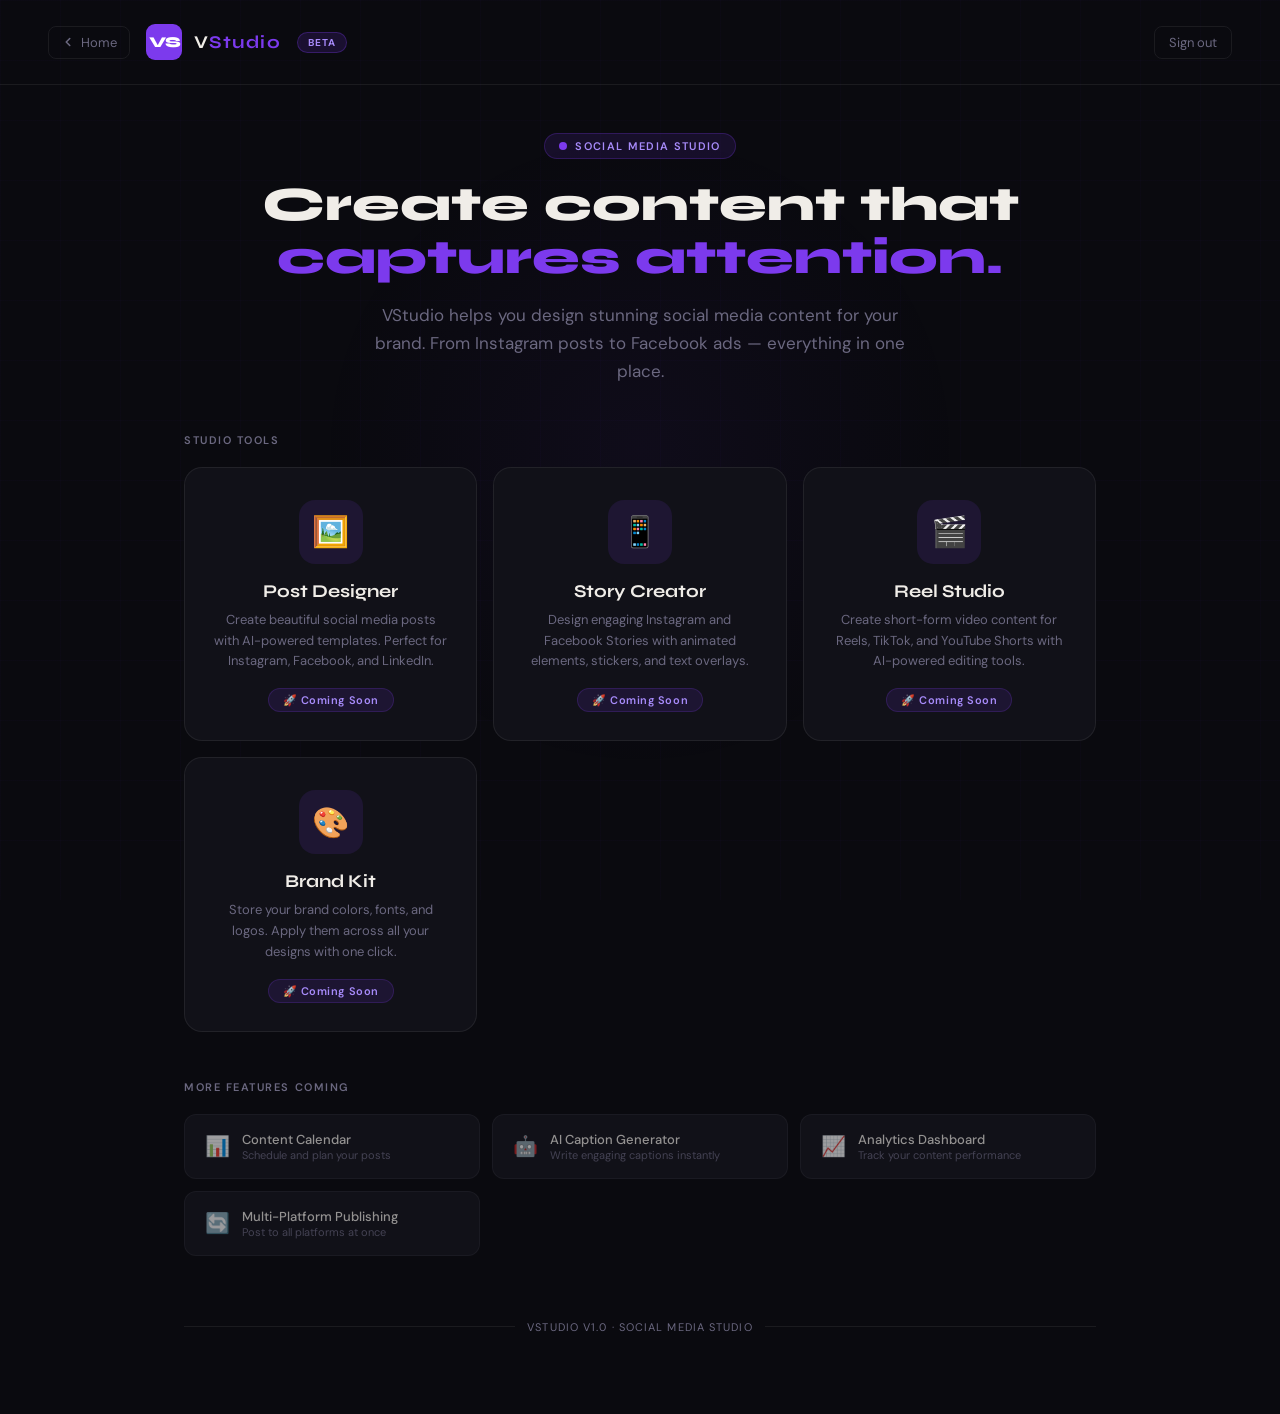
<file: templates/vstudio.html>
<!DOCTYPE html>
<html lang="en">
<head>
  <meta charset="UTF-8">
  <meta name="viewport" content="width=device-width, initial-scale=1.0">
  <title>VStudio — VIKRAM</title>
  <link rel="preconnect" href="https://fonts.googleapis.com">
  <link href="https://fonts.googleapis.com/css2?family=Syne:wght@400;600;700;800&family=DM+Sans:ital,wght@0,300;0,400;0,500;1,400&display=swap" rel="stylesheet">
  <style>
    *, *::before, *::after { box-sizing: border-box; margin: 0; padding: 0; }

    :root {
      --bg:           #0a0a0f;
      --surface:      #111118;
      --surface2:     #16161f;
      --surface3:     #1c1c28;
      --border:       rgba(255,255,255,0.07);
      --border-hover: rgba(255,255,255,0.15);
      --accent:       #e8c547;
      --accent-dim:   rgba(232,197,71,0.12);
      --accent-dim2:  rgba(232,197,71,0.06);
      --text:         #f0ede8;
      --muted:        #6b6880;
      --muted2:       #3d3b4a;
      --vstudio:      #7c3aed;
      --vstudio-dim:  rgba(124,58,237,0.12);
      --vstudio-glow: rgba(124,58,237,0.2);
      --vstudio-bg:   rgba(124,58,237,0.04);
    }

    body {
      font-family: 'DM Sans', sans-serif;
      background: var(--bg);
      color: var(--text);
      min-height: 100vh;
    }

    body::before {
      content: '';
      position: fixed; inset: 0;
      background-image:
        linear-gradient(rgba(124,58,237,0.025) 1px, transparent 1px),
        linear-gradient(90deg, rgba(124,58,237,0.025) 1px, transparent 1px);
      background-size: 60px 60px;
      pointer-events: none; z-index: 0;
    }

    /* Purple glow blob */
    body::after {
      content: '';
      position: fixed;
      width: 700px; height: 700px;
      background: radial-gradient(circle, rgba(124,58,237,0.05) 0%, transparent 65%);
      top: 50%; left: 50%;
      transform: translate(-50%, -50%);
      pointer-events: none; z-index: 0;
    }

    /* ── Header ── */
    header {
      position: relative; z-index: 1;
      display: flex; align-items: center; gap: 16px;
      padding: 24px 48px;
      border-bottom: 1px solid var(--border);
    }

    .header-left {
      display: flex; align-items: center; gap: 16px;
    }

    .header-right {
      margin-left: auto;
      display: flex; align-items: center; gap: 12px;
    }

    .back-btn {
      display: flex; align-items: center; gap: 6px;
      font-size: 13px; color: var(--muted); text-decoration: none;
      padding: 7px 12px; border: 1px solid var(--border); border-radius: 8px;
      transition: color 0.2s, border-color 0.2s;
    }
    .back-btn:hover {
      color: var(--text); border-color: var(--border-hover);
    }
    .back-btn svg {
      transition: transform 0.2s;
    }
    .back-btn:hover svg {
      transform: translateX(-2px);
    }

    .logo-row { display: flex; align-items: center; gap: 12px; }

    .logo-mark {
      width: 36px; height: 36px;
      background: var(--vstudio); border-radius: 9px;
      display: flex; align-items: center; justify-content: center;
      font-family: 'Syne', sans-serif; font-weight: 800; font-size: 15px;
      color: #fff; letter-spacing: -1px;
    }

    .logo-text {
      font-family: 'Syne', sans-serif; font-weight: 700;
      font-size: 18px; letter-spacing: 0.08em;
    }
    .logo-text span { color: var(--vstudio); }

    .logout-btn {
      font-size: 13px; color: var(--muted); text-decoration: none;
      padding: 7px 14px; border: 1px solid var(--border); border-radius: 8px;
      transition: color 0.2s, border-color 0.2s;
    }
    .logout-btn:hover { color: var(--text); border-color: var(--border-hover); }

    /* ── Beta badge ── */
    .beta-badge {
      font-size: 10px; font-weight: 700;
      letter-spacing: 0.1em; text-transform: uppercase;
      padding: 3px 10px; border-radius: 99px;
      background: rgba(124,58,237,0.15);
      border: 1px solid rgba(124,58,237,0.3);
      color: #a78bfa;
    }

    /* ── Main ── */
    .shell {
      position: relative; z-index: 1;
      max-width: 960px; margin: 0 auto;
      padding: 48px 24px 80px;
    }

    .hero {
      margin-bottom: 48px;
      text-align: center;
    }

    .hero-eyebrow {
      display: inline-flex; align-items: center; gap: 8px;
      background: var(--vstudio-dim);
      border: 1px solid rgba(124,58,237,0.25);
      border-radius: 99px;
      padding: 5px 14px;
      font-size: 11px; font-weight: 600;
      letter-spacing: 0.12em; text-transform: uppercase;
      color: #a78bfa;
      margin-bottom: 20px;
    }

    .hero h1 {
      font-family: 'Syne', sans-serif;
      font-size: clamp(36px, 5vw, 48px);
      font-weight: 800; line-height: 1.1;
      margin-bottom: 16px;
    }

    .hero h1 em {
      font-style: normal; color: var(--vstudio);
    }

    .hero p {
      font-size: 17px; color: var(--muted);
      max-width: 560px; line-height: 1.65;
      margin: 0 auto;
    }

    /* ── Coming Soon Grid ── */
    .section-label {
      font-size: 11px; font-weight: 600;
      letter-spacing: 0.14em; text-transform: uppercase;
      color: var(--muted); margin-bottom: 20px;
    }

    .studio-grid {
      display: grid;
      grid-template-columns: repeat(auto-fill, minmax(280px, 1fr));
      gap: 16px;
    }

    .studio-card {
      background: var(--surface);
      border: 1.5px solid var(--border);
      border-radius: 18px;
      padding: 32px 28px 28px;
      text-align: center;
      transition: border-color 0.2s, transform 0.2s, box-shadow 0.2s;
      position: relative;
      overflow: hidden;
    }

    .studio-card::before {
      content: '';
      position: absolute; inset: 0;
      background: radial-gradient(circle at 30% 40%, rgba(124,58,237,0.06), transparent 60%);
      opacity: 0; transition: opacity 0.3s;
    }

    .studio-card:hover {
      border-color: var(--vstudio);
      transform: translateY(-3px);
      box-shadow: 0 16px 40px rgba(124,58,237,0.1);
    }
    .studio-card:hover::before { opacity: 1; }

    .studio-icon {
      width: 64px; height: 64px;
      border-radius: 16px;
      background: var(--vstudio-dim);
      display: flex; align-items: center; justify-content: center;
      font-size: 30px;
      margin: 0 auto 16px;
    }

    .studio-title {
      font-family: 'Syne', sans-serif;
      font-size: 18px; font-weight: 700;
      margin-bottom: 8px;
    }

    .studio-desc {
      font-size: 13px; color: var(--muted);
      line-height: 1.6;
    }

    .studio-status {
      margin-top: 16px;
      display: inline-block;
      font-size: 11px; font-weight: 600;
      letter-spacing: 0.05em;
      padding: 4px 14px;
      border-radius: 99px;
      background: var(--vstudio-dim);
      border: 1px solid rgba(124,58,237,0.2);
      color: #a78bfa;
    }

    /* ── Coming Soon Feature Cards ── */
    .coming-grid {
      display: grid;
      grid-template-columns: repeat(auto-fill, minmax(220px, 1fr));
      gap: 12px;
      margin-top: 8px;
    }

    .coming-item {
      background: var(--surface2);
      border: 1px solid var(--border);
      border-radius: 12px;
      padding: 16px 20px;
      display: flex;
      align-items: center;
      gap: 12px;
      opacity: 0.6;
    }

    .coming-item .icon {
      font-size: 20px;
      flex-shrink: 0;
    }

    .coming-item .info {
      font-size: 13px;
    }
    .coming-item .info .name { color: var(--text); font-weight: 500; }
    .coming-item .info .sub { color: var(--muted); font-size: 11px; }

    /* ── Version tag ── */
    .version-row {
      margin-top: 64px;
      display: flex; align-items: center; gap: 12px;
    }
    .version-line { flex: 1; height: 1px; background: var(--border); }
    .version-tag {
      font-size: 11px; color: var(--muted);
      letter-spacing: 0.1em; text-transform: uppercase;
      white-space: nowrap;
    }

    @media (max-width: 600px) {
      header { padding: 16px 16px; flex-wrap: wrap; }
      .header-left { flex-wrap: wrap; }
      .shell { padding: 32px 16px 60px; }
      .studio-grid { grid-template-columns: 1fr; }
      .coming-grid { grid-template-columns: 1fr; }
      .hero h1 { font-size: 28px; }
    }
  </style>
</head>
<body>
  <!-- ── HEADER ──────────────────────────────────────────────────────────────── -->
  <header>
    <div class="header-left">
      <a href="/home" class="back-btn">
        <svg width="14" height="14" viewBox="0 0 16 16" fill="none">
          <path d="M10 4L6 8l4 4" stroke="currentColor" stroke-width="1.8"
                stroke-linecap="round" stroke-linejoin="round"/>
        </svg>
        Home
      </a>
      <div class="logo-row">
        <div class="logo-mark">VS</div>
        <div class="logo-text">V<span>Studio</span></div>
      </div>
      <span class="beta-badge">Beta</span>
    </div>
    <div class="header-right">
      <a href="/logout" class="logout-btn">Sign out</a>
    </div>
  </header>

  <!-- ── MAIN ────────────────────────────────────────────────────────────────── -->
  <div class="shell">

    <div class="hero">
      <div class="hero-eyebrow">
        <svg width="8" height="8" viewBox="0 0 8 8">
          <circle cx="4" cy="4" r="4" fill="#7c3aed"/>
        </svg>
        Social Media Studio
      </div>
      <h1>Create content that<br><em>captures attention.</em></h1>
      <p>
        VStudio helps you design stunning social media content for your brand.
        From Instagram posts to Facebook ads — everything in one place.
      </p>
    </div>

    <!-- ── Studio Tools ──────────────────────────────────────────────────────── -->
    <div class="section-label">Studio Tools</div>

    <div class="studio-grid">

      <!-- Post Designer -->
      <div class="studio-card">
        <div class="studio-icon">🖼️</div>
        <div class="studio-title">Post Designer</div>
        <div class="studio-desc">
          Create beautiful social media posts with AI-powered templates. Perfect for Instagram, Facebook, and LinkedIn.
        </div>
        <span class="studio-status">🚀 Coming Soon</span>
      </div>

      <!-- Story Creator -->
      <div class="studio-card">
        <div class="studio-icon">📱</div>
        <div class="studio-title">Story Creator</div>
        <div class="studio-desc">
          Design engaging Instagram and Facebook Stories with animated elements, stickers, and text overlays.
        </div>
        <span class="studio-status">🚀 Coming Soon</span>
      </div>

      <!-- Reel Studio -->
      <div class="studio-card">
        <div class="studio-icon">🎬</div>
        <div class="studio-title">Reel Studio</div>
        <div class="studio-desc">
          Create short-form video content for Reels, TikTok, and YouTube Shorts with AI-powered editing tools.
        </div>
        <span class="studio-status">🚀 Coming Soon</span>
      </div>

      <!-- Brand Kit -->
      <div class="studio-card">
        <div class="studio-icon">🎨</div>
        <div class="studio-title">Brand Kit</div>
        <div class="studio-desc">
          Store your brand colors, fonts, and logos. Apply them across all your designs with one click.
        </div>
        <span class="studio-status">🚀 Coming Soon</span>
      </div>

    </div>

    <!-- ── Coming Features ───────────────────────────────────────────────────── -->
    <div style="margin-top: 48px;">
      <div class="section-label">More features coming</div>
      <div class="coming-grid">
        <div class="coming-item">
          <span class="icon">📊</span>
          <div class="info">
            <div class="name">Content Calendar</div>
            <div class="sub">Schedule and plan your posts</div>
          </div>
        </div>
        <div class="coming-item">
          <span class="icon">🤖</span>
          <div class="info">
            <div class="name">AI Caption Generator</div>
            <div class="sub">Write engaging captions instantly</div>
          </div>
        </div>
        <div class="coming-item">
          <span class="icon">📈</span>
          <div class="info">
            <div class="name">Analytics Dashboard</div>
            <div class="sub">Track your content performance</div>
          </div>
        </div>
        <div class="coming-item">
          <span class="icon">🔄</span>
          <div class="info">
            <div class="name">Multi-Platform Publishing</div>
            <div class="sub">Post to all platforms at once</div>
          </div>
        </div>
      </div>
    </div>

    <!-- ── Version ───────────────────────────────────────────────────────────── -->
    <div class="version-row">
      <div class="version-line"></div>
      <div class="version-tag">VStudio v1.0 · Social Media Studio</div>
      <div class="version-line"></div>
    </div>

  </div>
</body>
</html>
</file>
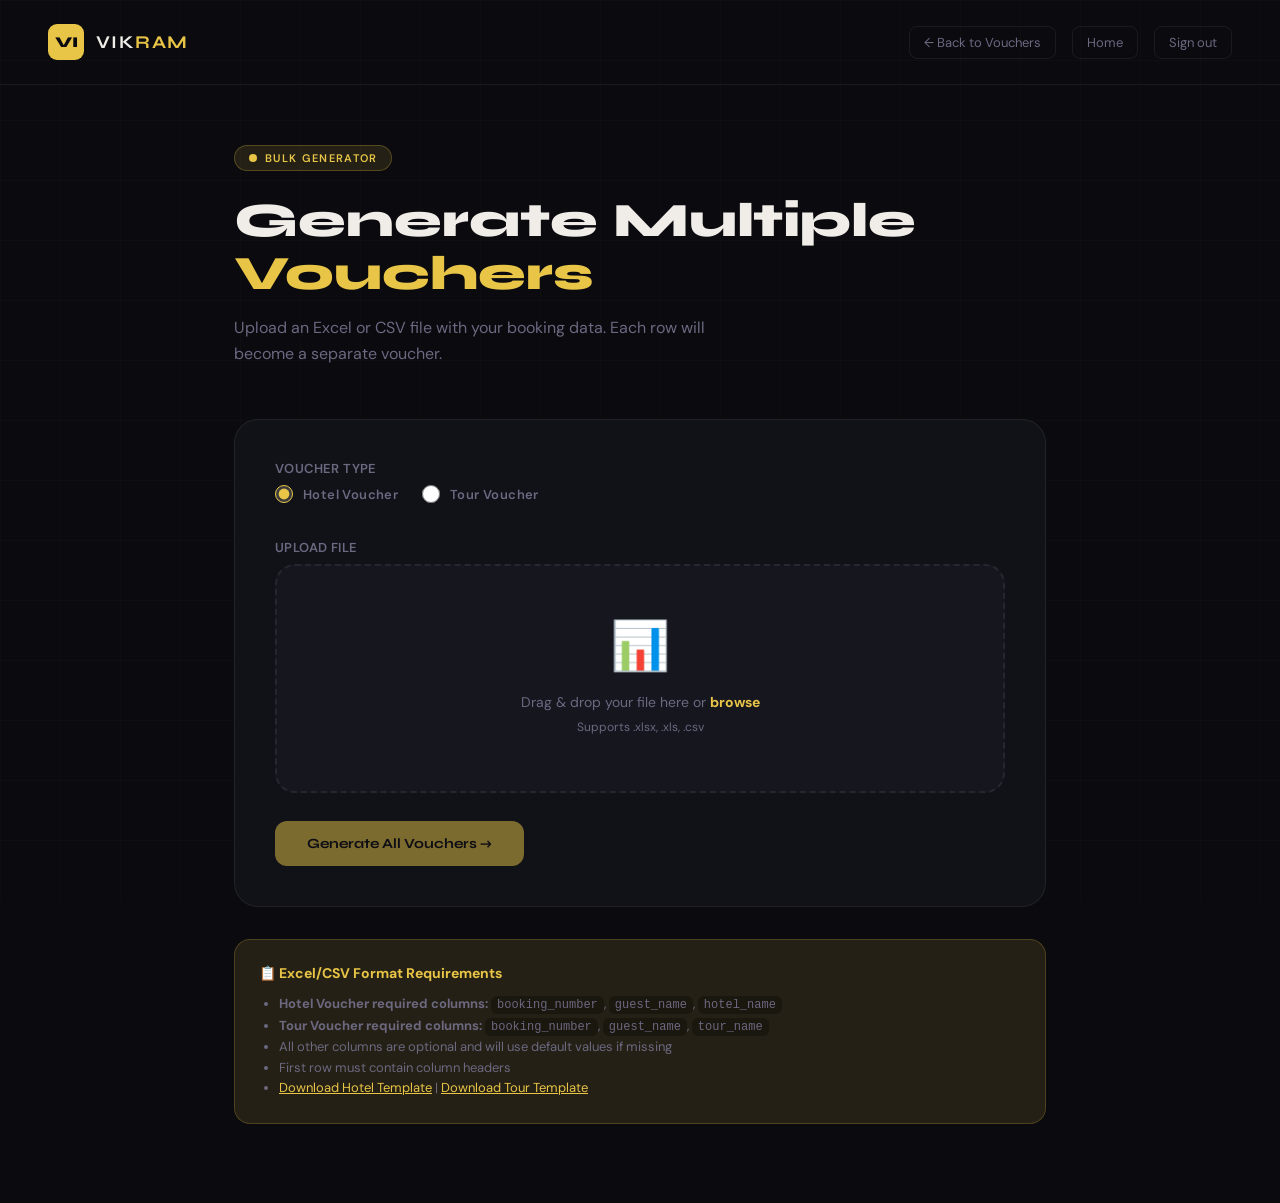
<file: templates/voucher/bulk_upload.html>
<!DOCTYPE html>
<html lang="en">
<head>
  <meta charset="UTF-8">
  <meta name="viewport" content="width=device-width, initial-scale=1.0">
  <title>Bulk Voucher Generator — VIKRAM</title>
  <link href="https://fonts.googleapis.com/css2?family=Syne:wght@400;600;700;800&family=DM+Sans:wght@300;400;500&display=swap" rel="stylesheet">
  <style>
    *, *::before, *::after { box-sizing: border-box; margin: 0; padding: 0; }
    :root {
      --bg: #0a0a0f; --surface: #111118; --surface2: #16161f;
      --border: rgba(255,255,255,0.07); --border-hover: rgba(255,255,255,0.15);
      --accent: #e8c547; --accent-dim: rgba(232,197,71,0.12);
      --text: #f0ede8; --muted: #6b6880;
      --error: #ef4444; --success: #10b981;
    }
    body { font-family: 'DM Sans', sans-serif; background: var(--bg); color: var(--text); min-height: 100vh; }
    body::before {
      content: ''; position: fixed; inset: 0;
      background-image: linear-gradient(rgba(232,197,71,0.025) 1px, transparent 1px), linear-gradient(90deg, rgba(232,197,71,0.025) 1px, transparent 1px);
      background-size: 60px 60px; pointer-events: none; z-index: 0;
    }
    header {
      position: relative; z-index: 1;
      display: flex; align-items: center; justify-content: space-between;
      padding: 24px 48px; border-bottom: 1px solid var(--border);
    }
    .logo-row { display: flex; align-items: center; gap: 12px; }
    .logo-mark {
      width: 36px; height: 36px; background: var(--accent); border-radius: 9px;
      display: flex; align-items: center; justify-content: center;
      font-family: 'Syne', sans-serif; font-weight: 800; font-size: 15px; color: #0a0a0f;
    }
    .logo-text { font-family: 'Syne', sans-serif; font-weight: 700; font-size: 18px; letter-spacing: 0.08em; }
    .logo-text span { color: var(--accent); }
    .nav-links { display: flex; gap: 16px; align-items: center; }
    .nav-link { font-size: 13px; color: var(--muted); text-decoration: none; padding: 7px 14px; border: 1px solid var(--border); border-radius: 8px; transition: all 0.2s; }
    .nav-link:hover { color: var(--text); border-color: var(--border-hover); }
    .shell { position: relative; z-index: 1; max-width: 860px; margin: 0 auto; padding: 60px 24px 80px; }
    .page-eyebrow {
      display: inline-flex; align-items: center; gap: 8px;
      background: var(--accent-dim); border: 1px solid rgba(232,197,71,0.25);
      border-radius: 99px; padding: 5px 14px;
      font-size: 11px; font-weight: 600; letter-spacing: 0.12em; text-transform: uppercase;
      color: var(--accent); margin-bottom: 24px;
    }
    h1 { font-family: 'Syne', sans-serif; font-size: clamp(32px,5vw,48px); font-weight: 800; line-height: 1.1; margin-bottom: 14px; }
    h1 em { font-style: normal; color: var(--accent); }
    .subtitle { font-size: 16px; color: var(--muted); max-width: 520px; line-height: 1.65; margin-bottom: 52px; }
    .back-link { display: inline-flex; align-items: center; gap: 6px; color: var(--muted); font-size: 13px; text-decoration: none; margin-bottom: 40px; }
    .back-link:hover { color: var(--text); }
    
    .upload-card {
      background: var(--surface); border: 1.5px solid var(--border); border-radius: 24px;
      padding: 40px; margin-bottom: 32px;
    }
    .form-group { margin-bottom: 28px; }
    label { display: block; font-size: 13px; font-weight: 600; margin-bottom: 8px; color: var(--muted); letter-spacing: 0.03em; }
    .radio-group { display: flex; gap: 24px; margin-top: 8px; }
    .radio-option { display: flex; align-items: center; gap: 10px; cursor: pointer; }
    .radio-option input { width: 18px; height: 18px; cursor: pointer; accent-color: var(--accent); }
    .file-zone {
      border: 2px dashed var(--border); border-radius: 20px; padding: 48px 24px;
      text-align: center; cursor: pointer; transition: all 0.2s; background: var(--surface2);
    }
    .file-zone:hover { border-color: var(--accent); background: var(--accent-dim); }
    .file-zone.drag-over { border-color: var(--accent); background: var(--accent-dim); }
    .file-icon { font-size: 48px; margin-bottom: 16px; }
    .file-text { color: var(--muted); font-size: 14px; margin-bottom: 8px; }
    .file-text strong { color: var(--accent); }
    .file-name { font-size: 13px; color: var(--text); margin-top: 12px; display: none; }
    input[type="file"] { display: none; }
    .btn {
      background: var(--accent); border: none; padding: 14px 32px; border-radius: 12px;
      font-family: 'Syne', sans-serif; font-weight: 700; font-size: 14px;
      color: #0a0a0f; cursor: pointer; transition: all 0.2s;
    }
    .btn:hover { transform: translateY(-2px); filter: brightness(1.05); }
    .btn:disabled { opacity: 0.5; cursor: not-allowed; transform: none; }
    .btn-loading {
      position: relative;
      padding-right: 48px;
    }
    .btn-loading::after {
      content: '';
      position: absolute;
      width: 16px;
      height: 16px;
      top: 50%;
      right: 20px;
      margin-top: -8px;
      border: 2px solid rgba(0,0,0,0.2);
      border-top-color: #0a0a0f;
      border-radius: 50%;
      animation: spin 0.8s linear infinite;
    }
    @keyframes spin {
      to { transform: rotate(360deg); }
    }
    .info-box {
      background: var(--accent-dim); border: 1px solid rgba(232,197,71,0.2);
      border-radius: 16px; padding: 24px; margin-top: 32px;
    }
    .info-box h3 { font-size: 14px; font-weight: 700; margin-bottom: 12px; color: var(--accent); }
    .info-box ul { margin-left: 20px; color: var(--muted); font-size: 13px; line-height: 1.6; }
    .info-box code { background: rgba(0,0,0,0.3); padding: 2px 6px; border-radius: 6px; font-size: 12px; }
    .error-message { color: var(--error); font-size: 13px; margin-top: 12px; display: none; }
  </style>
</head>
<body>
  <header>
    <div class="logo-row">
      <div class="logo-mark">VI</div>
      <div class="logo-text">VIK<span>RAM</span></div>
    </div>
    <div class="nav-links">
      <a href="/voucher" class="nav-link">← Back to Vouchers</a>
      <a href="/home" class="nav-link">Home</a>
      <a href="/logout" class="nav-link">Sign out</a>
    </div>
  </header>
  <div class="shell">
    <div class="page-eyebrow">
      <svg width="8" height="8" viewBox="0 0 8 8"><circle cx="4" cy="4" r="4" fill="currentColor"/></svg>
      Bulk Generator
    </div>
    <h1>Generate Multiple <em>Vouchers</em></h1>
    <p class="subtitle">Upload an Excel or CSV file with your booking data. Each row will become a separate voucher.</p>
    
    <div class="upload-card">
      <div class="form-group">
        <label>VOUCHER TYPE</label>
        <div class="radio-group">
          <label class="radio-option">
            <input type="radio" name="voucherType" value="hotel" checked> Hotel Voucher
          </label>
          <label class="radio-option">
            <input type="radio" name="voucherType" value="tour"> Tour Voucher
          </label>
        </div>
      </div>
      
      <div class="form-group">
        <label>UPLOAD FILE</label>
        <div class="file-zone" id="dropZone">
          <div class="file-icon">📊</div>
          <div class="file-text">Drag & drop your file here or <strong>browse</strong></div>
          <div class="file-text" style="font-size: 12px;">Supports .xlsx, .xls, .csv</div>
          <div class="file-name" id="fileName"></div>
          <input type="file" id="fileInput" accept=".xlsx,.xls,.csv">
        </div>
        <div class="error-message" id="errorMsg"></div>
      </div>
      
      <button class="btn" id="generateBtn" disabled>Generate All Vouchers →</button>
    </div>
    
    <div class="info-box">
      <h3>📋 Excel/CSV Format Requirements</h3>
      <ul>
        <li><strong>Hotel Voucher required columns:</strong> <code>booking_number</code>, <code>guest_name</code>, <code>hotel_name</code></li>
        <li><strong>Tour Voucher required columns:</strong> <code>booking_number</code>, <code>guest_name</code>, <code>tour_name</code></li>
        <li>All other columns are optional and will use default values if missing</li>
        <li>First row must contain column headers</li>
        <li><a href="/voucher/bulk/template?type=hotel" style="color: var(--accent);">Download Hotel Template</a> | 
            <a href="/voucher/bulk/template?type=tour" style="color: var(--accent);">Download Tour Template</a></li>
      </ul>
    </div>
  </div>
  <script>
    const dropZone = document.getElementById('dropZone');
    const fileInput = document.getElementById('fileInput');
    const fileName = document.getElementById('fileName');
    const generateBtn = document.getElementById('generateBtn');
    const errorMsg = document.getElementById('errorMsg');
    let selectedFile = null;
    
    dropZone.addEventListener('click', () => fileInput.click());
    
    dropZone.addEventListener('dragover', (e) => {
      e.preventDefault();
      dropZone.classList.add('drag-over');
    });
    
    dropZone.addEventListener('dragleave', () => {
      dropZone.classList.remove('drag-over');
    });
    
    dropZone.addEventListener('drop', (e) => {
      e.preventDefault();
      dropZone.classList.remove('drag-over');
      const files = e.dataTransfer.files;
      if (files.length) handleFile(files[0]);
    });
    
    fileInput.addEventListener('change', (e) => {
      if (e.target.files.length) handleFile(e.target.files[0]);
    });
    
    function handleFile(file) {
      const validExtensions = ['.xlsx', '.xls', '.csv'];
      const ext = file.name.substring(file.name.lastIndexOf('.')).toLowerCase();
      
      if (!validExtensions.includes(ext)) {
        errorMsg.textContent = 'Invalid file type. Please upload .xlsx, .xls, or .csv files only.';
        errorMsg.style.display = 'block';
        selectedFile = null;
        generateBtn.disabled = true;
        fileName.style.display = 'none';
        return;
      }
      
      errorMsg.style.display = 'none';
      selectedFile = file;
      fileName.textContent = `📄 ${file.name}`;
      fileName.style.display = 'block';
      generateBtn.disabled = false;
    }
    
    generateBtn.addEventListener('click', function() {
      if (!selectedFile) return;
      
      const voucherType = document.querySelector('input[name="voucherType"]:checked').value;
      const formData = new FormData();
      formData.append('file', selectedFile);
      formData.append('voucher_type', voucherType);
      
      // Show loading state
      generateBtn.disabled = true;
      generateBtn.textContent = 'Uploading...';
      generateBtn.classList.add('btn-loading');
      errorMsg.style.display = 'none';
      
      // Use XMLHttpRequest instead of fetch for better debugging
      const xhr = new XMLHttpRequest();
      xhr.open('POST', '/voucher/bulk/upload', true);
      
      xhr.onload = function() {
        console.log('Status:', xhr.status);
        console.log('Response:', xhr.responseText);
        
        if (xhr.status === 200) {
          try {
            const result = JSON.parse(xhr.responseText);
            console.log('Parsed result:', result);
            
            if (result.ok && result.job_id) {
              window.location.href = '/voucher/bulk/progress/' + result.job_id;
            } else {
              throw new Error(result.detail || 'Upload failed');
            }
          } catch (e) {
            errorMsg.textContent = 'Invalid response from server';
            errorMsg.style.display = 'block';
            generateBtn.disabled = false;
            generateBtn.textContent = 'Generate All Vouchers →';
            generateBtn.classList.remove('btn-loading');
          }
        } else {
          errorMsg.textContent = 'Server error: ' + xhr.status;
          errorMsg.style.display = 'block';
          generateBtn.disabled = false;
          generateBtn.textContent = 'Generate All Vouchers →';
          generateBtn.classList.remove('btn-loading');
        }
      };
      
      xhr.onerror = function() {
        errorMsg.textContent = 'Network error - please check your connection';
        errorMsg.style.display = 'block';
        generateBtn.disabled = false;
        generateBtn.textContent = 'Generate All Vouchers →';
        generateBtn.classList.remove('btn-loading');
      };
      
      xhr.send(formData);
    });
  </script>
</body>
</html>
</file>
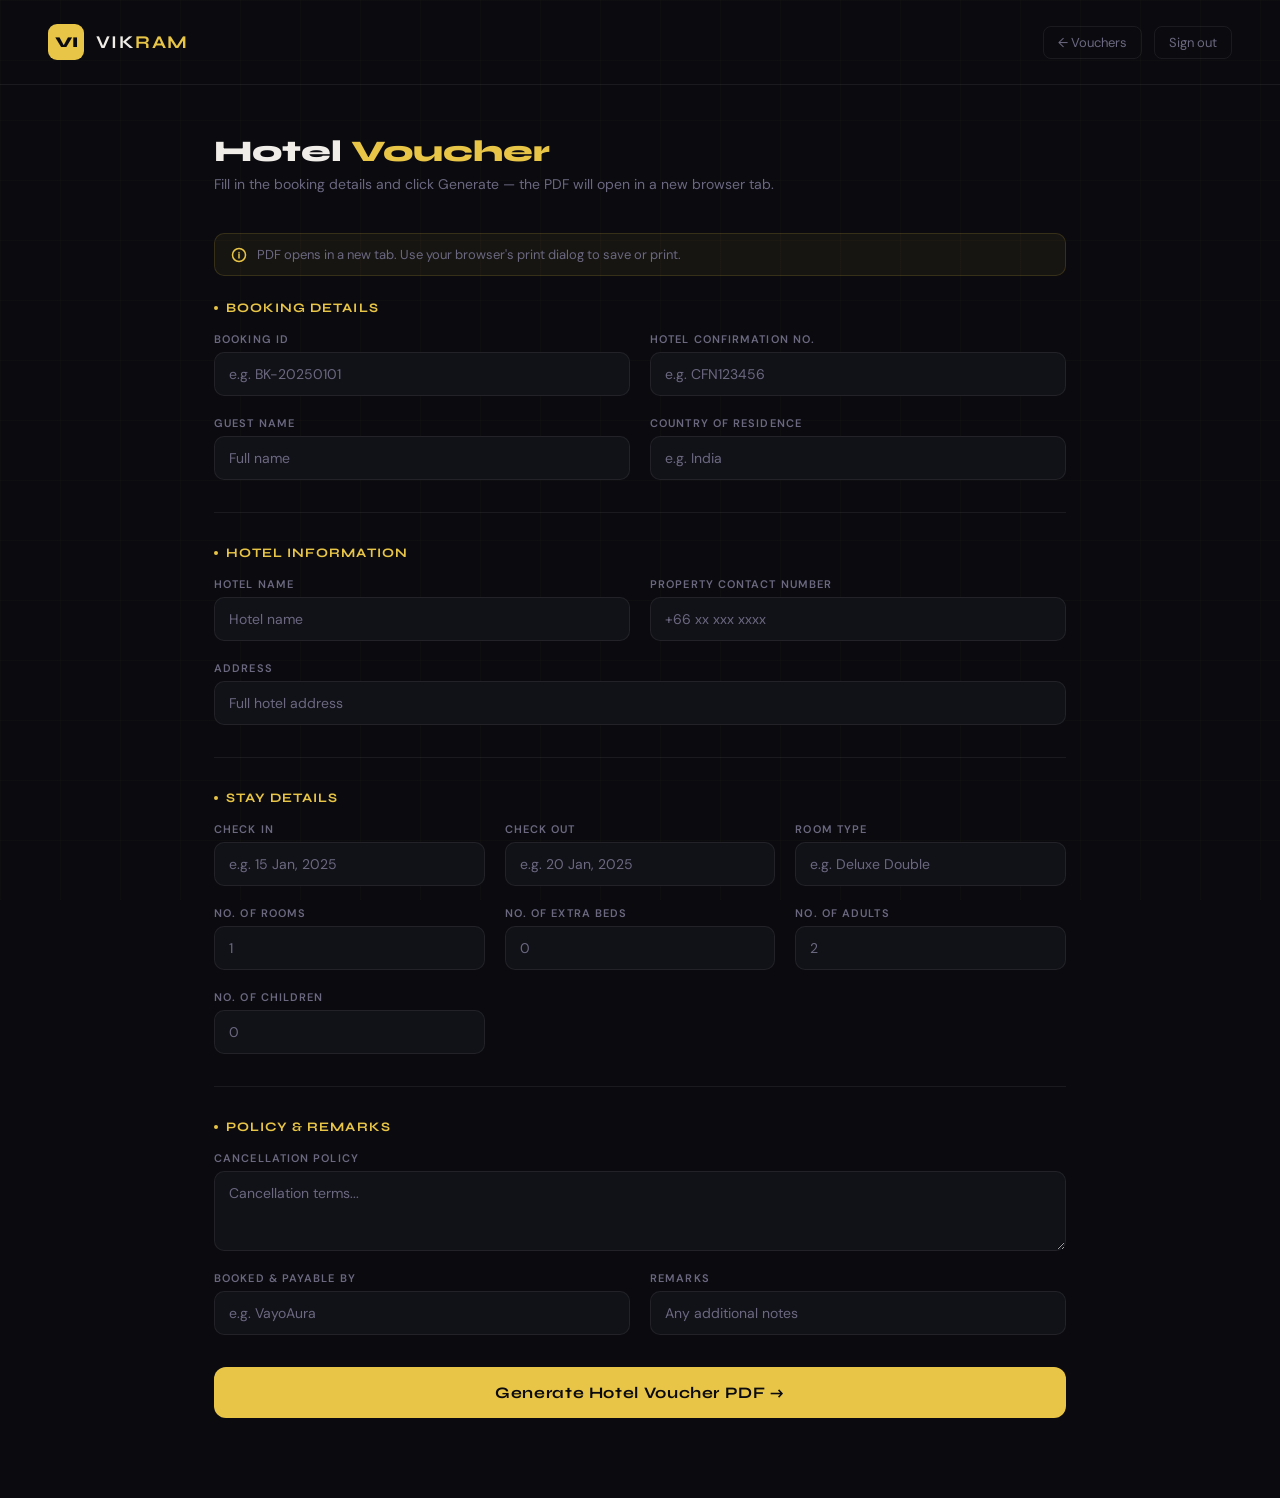
<file: templates/voucher/hotel_form.html>
<!DOCTYPE html>
<html lang="en">
<head>
  <meta charset="UTF-8">
  <meta name="viewport" content="width=device-width, initial-scale=1.0">
  <title>VIKRAM — Hotel Voucher</title>
  <link rel="preconnect" href="https://fonts.googleapis.com">
  <link href="https://fonts.googleapis.com/css2?family=Syne:wght@400;600;700;800&family=DM+Sans:wght@300;400;500&display=swap" rel="stylesheet">
  <style>
    *, *::before, *::after { box-sizing: border-box; margin: 0; padding: 0; }
    :root {
      --bg: #0a0a0f; --surface: #111118; --surface2: #16161f;
      --border: rgba(255,255,255,0.07); --border-hover: rgba(255,255,255,0.15);
      --accent: #e8c547; --accent-dim: rgba(232,197,71,0.12); --accent-dim2: rgba(232,197,71,0.06);
      --text: #f0ede8; --muted: #6b6880; --muted2: #3d3b4a;
      --success-bg: rgba(52,211,153,0.08); --success-border: rgba(52,211,153,0.25); --success-text: #34d399;
      --error-bg: rgba(255,80,80,0.08); --error-border: rgba(255,80,80,0.25); --error-text: #ff8080;
    }
    body { font-family: 'DM Sans', sans-serif; background: var(--bg); color: var(--text); min-height: 100vh; }
    body::before {
      content: ''; position: fixed; inset: 0;
      background-image: linear-gradient(rgba(232,197,71,0.025) 1px, transparent 1px), linear-gradient(90deg, rgba(232,197,71,0.025) 1px, transparent 1px);
      background-size: 60px 60px; pointer-events: none; z-index: 0;
    }
    header {
      position: relative; z-index: 1;
      display: flex; align-items: center; justify-content: space-between;
      padding: 24px 48px; border-bottom: 1px solid var(--border);
    }
    .logo-row { display: flex; align-items: center; gap: 12px; }
    .logo-mark { width: 36px; height: 36px; background: var(--accent); border-radius: 9px; display: flex; align-items: center; justify-content: center; font-family: 'Syne', sans-serif; font-weight: 800; font-size: 15px; color: #0a0a0f; }
    .logo-text { font-family: 'Syne', sans-serif; font-weight: 700; font-size: 18px; letter-spacing: 0.08em; }
    .logo-text span { color: var(--accent); }
    .nav-links { display: flex; gap: 12px; }
    .nav-link { font-size: 13px; color: var(--muted); text-decoration: none; padding: 7px 14px; border: 1px solid var(--border); border-radius: 8px; transition: all 0.2s; }
    .nav-link:hover { color: var(--text); border-color: var(--border-hover); }

    .shell { position: relative; z-index: 1; max-width: 900px; margin: 0 auto; padding: 48px 24px 80px; }
    .page-header { margin-bottom: 40px; }
    .page-header h1 { font-family: 'Syne', sans-serif; font-size: 30px; font-weight: 800; margin-bottom: 6px; }
    .page-header h1 em { font-style: normal; color: var(--accent); }
    .page-header p { font-size: 14px; color: var(--muted); }

    .form-grid { display: grid; grid-template-columns: 1fr 1fr; gap: 20px; }
    .form-grid.three { grid-template-columns: 1fr 1fr 1fr; }
    .form-group { display: flex; flex-direction: column; gap: 6px; }
    .form-group.full { grid-column: 1 / -1; }
    .form-label { font-size: 11px; font-weight: 600; letter-spacing: 0.1em; text-transform: uppercase; color: var(--muted); }
    .form-input, .form-textarea {
      background: var(--surface); border: 1px solid var(--border); border-radius: 10px;
      padding: 12px 14px; font-family: 'DM Sans', sans-serif; font-size: 14px; color: var(--text);
      outline: none; transition: border-color 0.2s, box-shadow 0.2s;
      width: 100%;
    }
    .form-input::placeholder, .form-textarea::placeholder { color: var(--muted); }
    .form-input:focus, .form-textarea:focus { border-color: var(--accent); box-shadow: 0 0 0 3px var(--accent-dim); }
    .form-textarea { resize: vertical; min-height: 80px; }

    .section-divider { border: none; border-top: 1px solid var(--border); margin: 32px 0; }
    .section-title { font-family: 'Syne', sans-serif; font-size: 13px; font-weight: 700; letter-spacing: 0.08em; text-transform: uppercase; color: var(--accent); margin-bottom: 16px; display: flex; align-items: center; gap: 8px; }
    .section-title::before { content: ''; width: 4px; height: 4px; background: var(--accent); border-radius: 50%; }

    .submit-btn {
      width: 100%; background: var(--accent); color: #0a0a0f; border: none; border-radius: 12px;
      padding: 16px; font-family: 'Syne', sans-serif; font-size: 16px; font-weight: 700;
      letter-spacing: 0.04em; cursor: pointer; transition: opacity 0.2s, transform 0.15s;
      display: flex; align-items: center; justify-content: center; gap: 10px; margin-top: 32px;
    }
    .submit-btn:hover { opacity: 0.88; }
    .submit-btn:active { transform: scale(0.98); }

    .spinner { display: none; width: 18px; height: 18px; border: 2px solid rgba(10,10,15,0.3); border-top-color: #0a0a0f; border-radius: 50%; animation: spin 0.7s linear infinite; }
    @keyframes spin { to { transform: rotate(360deg); } }

    .info-strip { display: flex; align-items: center; gap: 10px; background: var(--accent-dim2); border: 1px solid rgba(232,197,71,0.15); border-radius: 10px; padding: 12px 16px; font-size: 13px; color: var(--muted); margin-bottom: 24px; }
    .info-strip svg { flex-shrink: 0; color: var(--accent); }

    @media (max-width: 640px) { .form-grid, .form-grid.three { grid-template-columns: 1fr; } .form-group.full { grid-column: 1; } header { padding: 20px; } }
  </style>
</head>
<body>
  <header>
    <div class="logo-row">
      <div class="logo-mark">VI</div>
      <div class="logo-text">VIK<span>RAM</span></div>
    </div>
    <div class="nav-links">
      <a href="/voucher" class="nav-link">← Vouchers</a>
      <a href="/logout" class="nav-link">Sign out</a>
    </div>
  </header>

  <div class="shell">
    <div class="page-header">
      <h1>Hotel <em>Voucher</em></h1>
      <p>Fill in the booking details and click Generate — the PDF will open in a new browser tab.</p>
    </div>

    <div class="info-strip">
      <svg width="16" height="16" fill="none" viewBox="0 0 16 16"><circle cx="8" cy="8" r="6.5" stroke="currentColor" stroke-width="1.5"/><path d="M8 7v4M8 5.5h.01" stroke="currentColor" stroke-width="1.5" stroke-linecap="round"/></svg>
      PDF opens in a new tab. Use your browser's print dialog to save or print.
    </div>

    <form id="hotelForm" method="POST" action="/voucher/hotel/pdf" target="_blank">

      <!-- Guest & Booking -->
      <div class="section-title">Booking Details</div>
      <div class="form-grid">
        <div class="form-group">
          <label class="form-label">Booking ID</label>
          <input class="form-input" type="text" name="booking_number" placeholder="e.g. BK-20250101" required>
        </div>
        <div class="form-group">
          <label class="form-label">Hotel Confirmation No.</label>
          <input class="form-input" type="text" name="hotel_cfn" placeholder="e.g. CFN123456">
        </div>
        <div class="form-group">
          <label class="form-label">Guest Name</label>
          <input class="form-input" type="text" name="guest_name" placeholder="Full name" required>
        </div>
        <div class="form-group">
          <label class="form-label">Country of Residence</label>
          <input class="form-input" type="text" name="country" placeholder="e.g. India">
        </div>
      </div>

      <hr class="section-divider">

      <!-- Hotel Info -->
      <div class="section-title">Hotel Information</div>
      <div class="form-grid">
        <div class="form-group">
          <label class="form-label">Hotel Name</label>
          <input class="form-input" type="text" name="hotel_name" placeholder="Hotel name" required>
        </div>
        <div class="form-group">
          <label class="form-label">Property Contact Number</label>
          <input class="form-input" type="text" name="contact_number" placeholder="+66 xx xxx xxxx">
        </div>
        <div class="form-group full">
          <label class="form-label">Address</label>
          <input class="form-input" type="text" name="address" placeholder="Full hotel address">
        </div>
      </div>

      <hr class="section-divider">

      <!-- Stay Dates -->
      <div class="section-title">Stay Details</div>
      <div class="form-grid three">
        <div class="form-group">
          <label class="form-label">Check In</label>
          <input class="form-input" type="text" name="check_in" placeholder="e.g. 15 Jan, 2025">
        </div>
        <div class="form-group">
          <label class="form-label">Check Out</label>
          <input class="form-input" type="text" name="check_out" placeholder="e.g. 20 Jan, 2025">
        </div>
        <div class="form-group">
          <label class="form-label">Room Type</label>
          <input class="form-input" type="text" name="room_type" placeholder="e.g. Deluxe Double">
        </div>
        <div class="form-group">
          <label class="form-label">No. of Rooms</label>
          <input class="form-input" type="number" name="num_rooms" placeholder="1" min="0">
        </div>
        <div class="form-group">
          <label class="form-label">No. of Extra Beds</label>
          <input class="form-input" type="number" name="extra_beds" placeholder="0" min="0">
        </div>
        <div class="form-group">
          <label class="form-label">No. of Adults</label>
          <input class="form-input" type="number" name="num_adults" placeholder="2" min="0">
        </div>
        <div class="form-group">
          <label class="form-label">No. of Children</label>
          <input class="form-input" type="number" name="num_children" placeholder="0" min="0">
        </div>
      </div>

      <hr class="section-divider">

      <!-- Policy & Remarks -->
      <div class="section-title">Policy & Remarks</div>
      <div class="form-grid">
        <div class="form-group full">
          <label class="form-label">Cancellation Policy</label>
          <textarea class="form-textarea" name="cancellation_policy" placeholder="Cancellation terms..."></textarea>
        </div>
        <div class="form-group">
          <label class="form-label">Booked & Payable By</label>
          <input class="form-input" type="text" name="book_payable_by" placeholder="e.g. VayoAura">
        </div>
        <div class="form-group">
          <label class="form-label">Remarks</label>
          <input class="form-input" type="text" name="remarks" placeholder="Any additional notes">
        </div>
      </div>

      <button type="submit" class="submit-btn" id="submitBtn" onclick="showSpinner()">
        <div class="spinner" id="spinner"></div>
        <span id="btnText">Generate Hotel Voucher PDF →</span>
      </button>
    </form>
  </div>

  <script>
    function showSpinner() {
      document.getElementById('spinner').style.display = 'block';
      document.getElementById('btnText').textContent = 'Generating PDF…';
      // Re-enable after 4s (PDF opens in new tab — form stays here)
      setTimeout(() => {
        document.getElementById('spinner').style.display = 'none';
        document.getElementById('btnText').textContent = 'Generate Hotel Voucher PDF →';
      }, 4000);
    }
  </script>
</body>
</html>
</file>
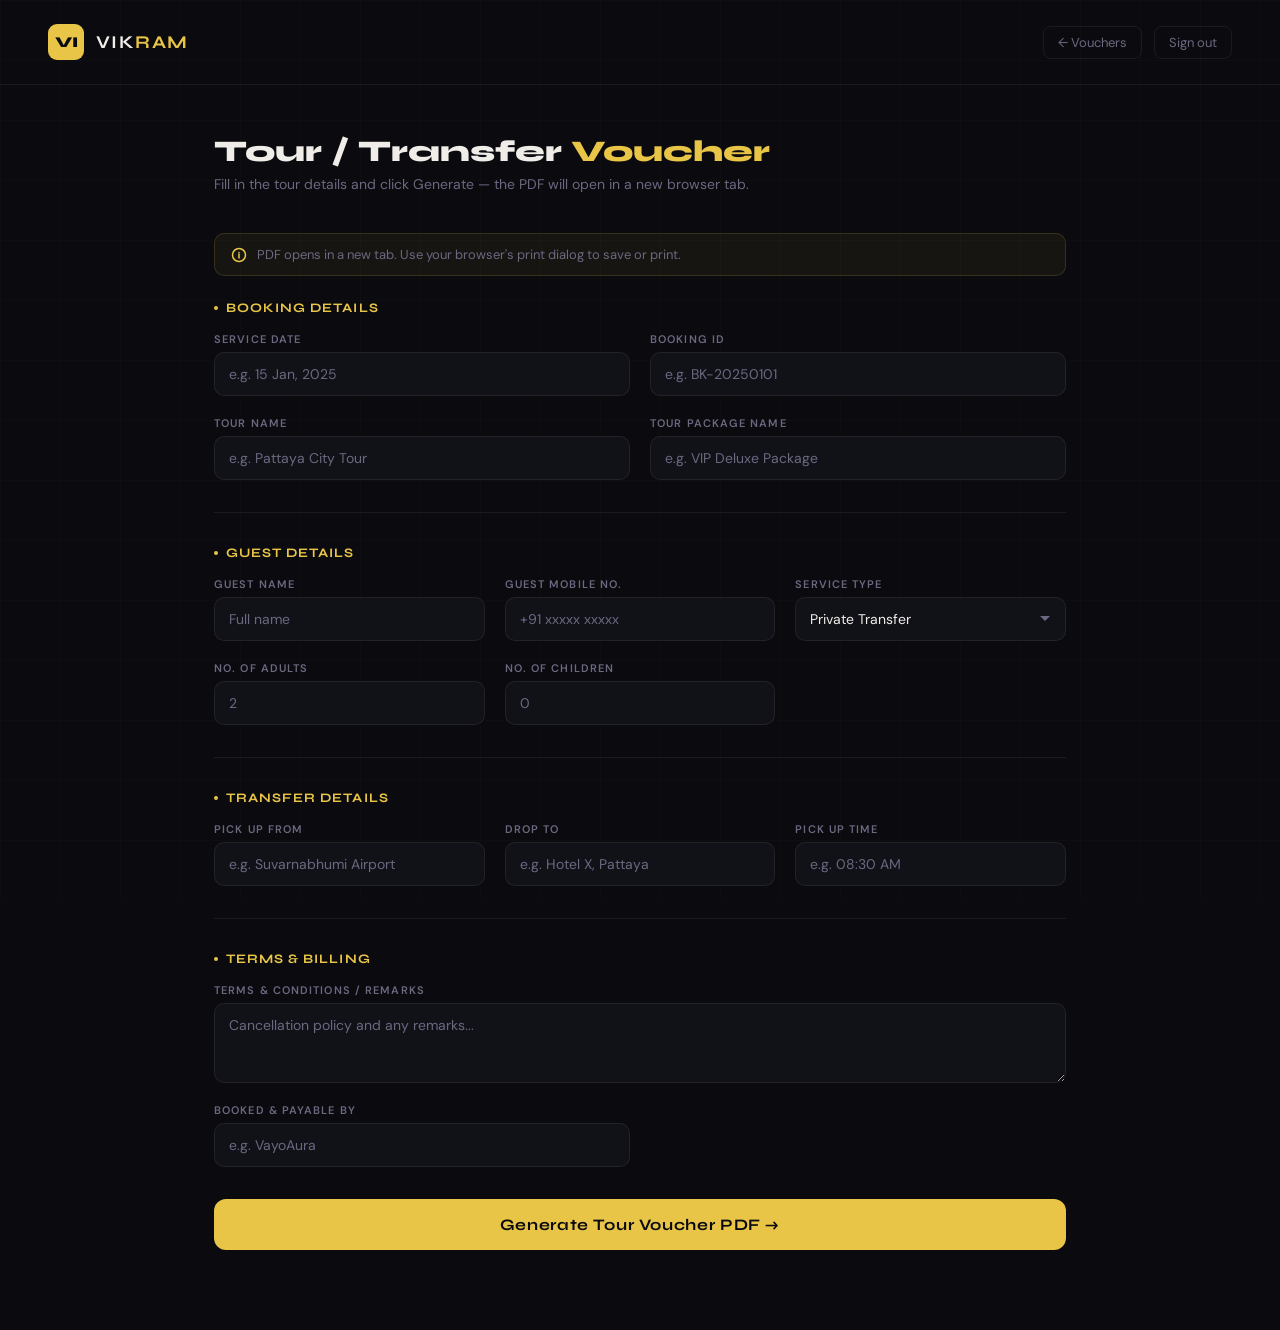
<file: templates/voucher/tour_form.html>
<!DOCTYPE html>
<html lang="en">
<head>
  <meta charset="UTF-8">
  <meta name="viewport" content="width=device-width, initial-scale=1.0">
  <title>VIKRAM — Tour Voucher</title>
  <link rel="preconnect" href="https://fonts.googleapis.com">
  <link href="https://fonts.googleapis.com/css2?family=Syne:wght@400;600;700;800&family=DM+Sans:wght@300;400;500&display=swap" rel="stylesheet">
  <style>
    *, *::before, *::after { box-sizing: border-box; margin: 0; padding: 0; }
    :root {
      --bg: #0a0a0f; --surface: #111118; --surface2: #16161f;
      --border: rgba(255,255,255,0.07); --border-hover: rgba(255,255,255,0.15);
      --accent: #e8c547; --accent-dim: rgba(232,197,71,0.12); --accent-dim2: rgba(232,197,71,0.06);
      --text: #f0ede8; --muted: #6b6880;
    }
    body { font-family: 'DM Sans', sans-serif; background: var(--bg); color: var(--text); min-height: 100vh; }
    body::before {
      content: ''; position: fixed; inset: 0;
      background-image: linear-gradient(rgba(232,197,71,0.025) 1px, transparent 1px), linear-gradient(90deg, rgba(232,197,71,0.025) 1px, transparent 1px);
      background-size: 60px 60px; pointer-events: none; z-index: 0;
    }
    header {
      position: relative; z-index: 1;
      display: flex; align-items: center; justify-content: space-between;
      padding: 24px 48px; border-bottom: 1px solid var(--border);
    }
    .logo-row { display: flex; align-items: center; gap: 12px; }
    .logo-mark { width: 36px; height: 36px; background: var(--accent); border-radius: 9px; display: flex; align-items: center; justify-content: center; font-family: 'Syne', sans-serif; font-weight: 800; font-size: 15px; color: #0a0a0f; }
    .logo-text { font-family: 'Syne', sans-serif; font-weight: 700; font-size: 18px; letter-spacing: 0.08em; }
    .logo-text span { color: var(--accent); }
    .nav-links { display: flex; gap: 12px; }
    .nav-link { font-size: 13px; color: var(--muted); text-decoration: none; padding: 7px 14px; border: 1px solid var(--border); border-radius: 8px; transition: all 0.2s; }
    .nav-link:hover { color: var(--text); border-color: var(--border-hover); }
    .shell { position: relative; z-index: 1; max-width: 900px; margin: 0 auto; padding: 48px 24px 80px; }
    .page-header { margin-bottom: 40px; }
    .page-header h1 { font-family: 'Syne', sans-serif; font-size: 30px; font-weight: 800; margin-bottom: 6px; }
    .page-header h1 em { font-style: normal; color: var(--accent); }
    .page-header p { font-size: 14px; color: var(--muted); }
    .form-grid { display: grid; grid-template-columns: 1fr 1fr; gap: 20px; }
    .form-grid.three { grid-template-columns: 1fr 1fr 1fr; }
    .form-group { display: flex; flex-direction: column; gap: 6px; }
    .form-group.full { grid-column: 1 / -1; }
    .form-label { font-size: 11px; font-weight: 600; letter-spacing: 0.1em; text-transform: uppercase; color: var(--muted); }
    .form-input, .form-textarea, .form-select {
      background: var(--surface); border: 1px solid var(--border); border-radius: 10px;
      padding: 12px 14px; font-family: 'DM Sans', sans-serif; font-size: 14px; color: var(--text);
      outline: none; transition: border-color 0.2s, box-shadow 0.2s; width: 100%;
      appearance: none;
    }
    .form-input::placeholder, .form-textarea::placeholder { color: var(--muted); }
    .form-input:focus, .form-textarea:focus, .form-select:focus { border-color: var(--accent); box-shadow: 0 0 0 3px var(--accent-dim); }
    .form-textarea { resize: vertical; min-height: 80px; }
    .form-select { background-image: url("data:image/svg+xml,%3Csvg xmlns='http://www.w3.org/2000/svg' width='12' height='12' viewBox='0 0 12 12'%3E%3Cpath fill='%236b6880' d='M6 8L1 3h10z'/%3E%3C/svg%3E"); background-repeat: no-repeat; background-position: right 14px center; padding-right: 36px; }
    .form-select option { background: #16161f; color: var(--text); }
    .section-divider { border: none; border-top: 1px solid var(--border); margin: 32px 0; }
    .section-title { font-family: 'Syne', sans-serif; font-size: 13px; font-weight: 700; letter-spacing: 0.08em; text-transform: uppercase; color: var(--accent); margin-bottom: 16px; display: flex; align-items: center; gap: 8px; }
    .section-title::before { content: ''; width: 4px; height: 4px; background: var(--accent); border-radius: 50%; }
    .submit-btn {
      width: 100%; background: var(--accent); color: #0a0a0f; border: none; border-radius: 12px;
      padding: 16px; font-family: 'Syne', sans-serif; font-size: 16px; font-weight: 700;
      letter-spacing: 0.04em; cursor: pointer; transition: opacity 0.2s, transform 0.15s;
      display: flex; align-items: center; justify-content: center; gap: 10px; margin-top: 32px;
    }
    .submit-btn:hover { opacity: 0.88; }
    .submit-btn:active { transform: scale(0.98); }
    .spinner { display: none; width: 18px; height: 18px; border: 2px solid rgba(10,10,15,0.3); border-top-color: #0a0a0f; border-radius: 50%; animation: spin 0.7s linear infinite; }
    @keyframes spin { to { transform: rotate(360deg); } }
    .info-strip { display: flex; align-items: center; gap: 10px; background: var(--accent-dim2); border: 1px solid rgba(232,197,71,0.15); border-radius: 10px; padding: 12px 16px; font-size: 13px; color: var(--muted); margin-bottom: 24px; }
    .info-strip svg { flex-shrink: 0; color: var(--accent); }
    .disabled-input { opacity: 0.4; pointer-events: none; }
    @media (max-width: 640px) { .form-grid, .form-grid.three { grid-template-columns: 1fr; } .form-group.full { grid-column: 1; } header { padding: 20px; } }
  </style>
</head>
<body>
  <header>
    <div class="logo-row">
      <div class="logo-mark">VI</div>
      <div class="logo-text">VIK<span>RAM</span></div>
    </div>
    <div class="nav-links">
      <a href="/voucher" class="nav-link">← Vouchers</a>
      <a href="/logout" class="nav-link">Sign out</a>
    </div>
  </header>

  <div class="shell">
    <div class="page-header">
      <h1>Tour / Transfer <em>Voucher</em></h1>
      <p>Fill in the tour details and click Generate — the PDF will open in a new browser tab.</p>
    </div>

    <div class="info-strip">
      <svg width="16" height="16" fill="none" viewBox="0 0 16 16"><circle cx="8" cy="8" r="6.5" stroke="currentColor" stroke-width="1.5"/><path d="M8 7v4M8 5.5h.01" stroke="currentColor" stroke-width="1.5" stroke-linecap="round"/></svg>
      PDF opens in a new tab. Use your browser's print dialog to save or print.
    </div>

    <form id="tourForm" method="POST" action="/voucher/tour/pdf" target="_blank">

      <!-- Booking -->
      <div class="section-title">Booking Details</div>
      <div class="form-grid">
        <div class="form-group">
          <label class="form-label">Service Date</label>
          <input class="form-input" type="text" name="service_date" placeholder="e.g. 15 Jan, 2025" required>
        </div>
        <div class="form-group">
          <label class="form-label">Booking ID</label>
          <input class="form-input" type="text" name="booking_number" placeholder="e.g. BK-20250101" required>
        </div>
        <div class="form-group">
          <label class="form-label">Tour Name</label>
          <input class="form-input" type="text" name="tour_name" placeholder="e.g. Pattaya City Tour" required>
        </div>
        <div class="form-group">
          <label class="form-label">Tour Package Name</label>
          <input class="form-input" type="text" name="package_name" placeholder="e.g. VIP Deluxe Package">
        </div>
      </div>

      <hr class="section-divider">

      <!-- Guest -->
      <div class="section-title">Guest Details</div>
      <div class="form-grid three">
        <div class="form-group">
          <label class="form-label">Guest Name</label>
          <input class="form-input" type="text" name="guest_name" placeholder="Full name" required>
        </div>
        <div class="form-group">
          <label class="form-label">Guest Mobile No.</label>
          <input class="form-input" type="text" name="guest_mobile_no" placeholder="+91 xxxxx xxxxx">
        </div>
        <div class="form-group">
          <label class="form-label">Service Type</label>
          <select class="form-select" name="service_type" id="serviceType" onchange="togglePickup()">
            <option value="Private Transfer">Private Transfer</option>
            <option value="Sharing Transfer">Sharing Transfer</option>
            <option value="Ticket Only">Ticket Only</option>
            <option value="Transfer with Ticket">Transfer with Ticket</option>
          </select>
        </div>
        <div class="form-group">
          <label class="form-label">No. of Adults</label>
          <input class="form-input" type="number" name="num_adults" placeholder="2" min="0">
        </div>
        <div class="form-group">
          <label class="form-label">No. of Children</label>
          <input class="form-input" type="number" name="num_children" placeholder="0" min="0">
        </div>
      </div>

      <hr class="section-divider">

      <!-- Pickup / Drop -->
      <div class="section-title">Transfer Details</div>
      <div class="form-grid three">
        <div class="form-group" id="pickupGroup">
          <label class="form-label">Pick Up From</label>
          <input class="form-input" type="text" name="pickup_from" id="pickupFrom" placeholder="e.g. Suvarnabhumi Airport">
        </div>
        <div class="form-group" id="dropGroup">
          <label class="form-label">Drop To</label>
          <input class="form-input" type="text" name="drop_to" id="dropTo" placeholder="e.g. Hotel X, Pattaya">
        </div>
        <div class="form-group">
          <label class="form-label">Pick Up Time</label>
          <input class="form-input" type="text" name="pick_time" placeholder="e.g. 08:30 AM">
        </div>
      </div>

      <hr class="section-divider">

      <!-- Policy -->
      <div class="section-title">Terms & Billing</div>
      <div class="form-grid">
        <div class="form-group full">
          <label class="form-label">Terms & Conditions / Remarks</label>
          <textarea class="form-textarea" name="cancellation_policy" placeholder="Cancellation policy and any remarks..."></textarea>
        </div>
        <div class="form-group">
          <label class="form-label">Booked & Payable By</label>
          <input class="form-input" type="text" name="book_payable_by" placeholder="e.g. VayoAura">
        </div>
      </div>

      <button type="submit" class="submit-btn" onclick="showSpinner()">
        <div class="spinner" id="spinner"></div>
        <span id="btnText">Generate Tour Voucher PDF →</span>
      </button>
    </form>
  </div>

  <script>
    function togglePickup() {
      const type = document.getElementById('serviceType').value;
      const disabled = type === 'Ticket Only';
      document.getElementById('pickupFrom').disabled = disabled;
      document.getElementById('dropTo').disabled    = disabled;
      document.getElementById('pickupGroup').style.opacity = disabled ? '0.4' : '1';
      document.getElementById('dropGroup').style.opacity   = disabled ? '0.4' : '1';
    }

    function showSpinner() {
      document.getElementById('spinner').style.display = 'block';
      document.getElementById('btnText').textContent   = 'Generating PDF…';
      setTimeout(() => {
        document.getElementById('spinner').style.display = 'none';
        document.getElementById('btnText').textContent   = 'Generate Tour Voucher PDF →';
      }, 4000);
    }

    // Set initial state
    togglePickup();
  </script>
</body>
</html>
</file>
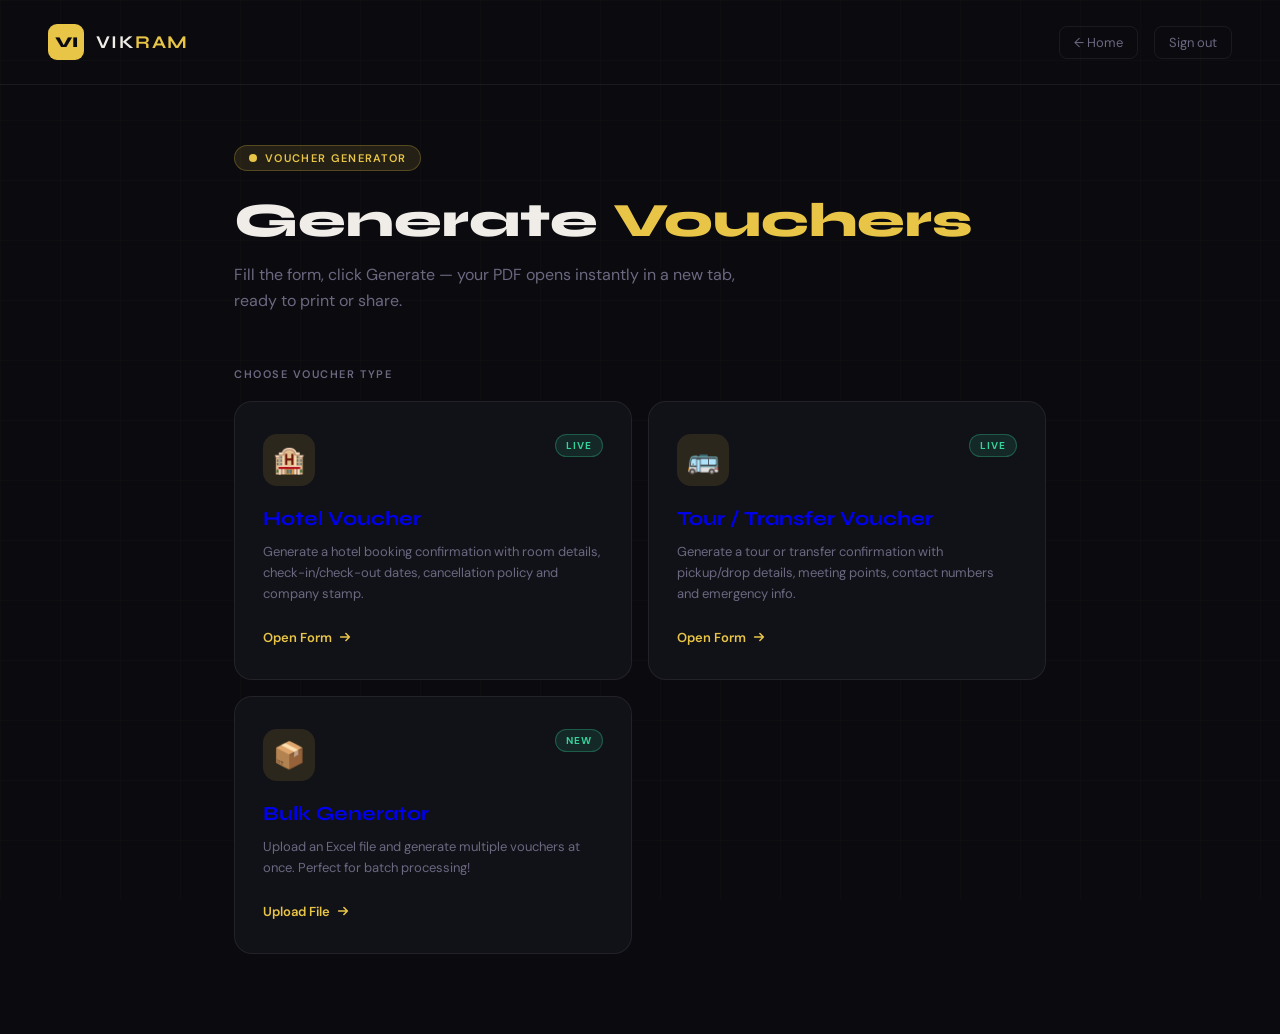
<file: templates/voucher/voucher_home.html>
<!DOCTYPE html>
<html lang="en">

<head>
  <meta charset="UTF-8">
  <meta name="viewport" content="width=device-width, initial-scale=1.0">
  <title>VIKRAM — Voucher Generator</title>
  <link rel="preconnect" href="https://fonts.googleapis.com">
  <link
    href="https://fonts.googleapis.com/css2?family=Syne:wght@400;600;700;800&family=DM+Sans:wght@300;400;500&display=swap"
    rel="stylesheet">
  <style>
    *,
    *::before,
    *::after {
      box-sizing: border-box;
      margin: 0;
      padding: 0;
    }

    :root {
      --bg: #0a0a0f;
      --surface: #111118;
      --surface2: #16161f;
      --border: rgba(255, 255, 255, 0.07);
      --border-hover: rgba(255, 255, 255, 0.15);
      --accent: #e8c547;
      --accent-dim: rgba(232, 197, 71, 0.12);
      --text: #f0ede8;
      --muted: #6b6880;
    }

    body {
      font-family: 'DM Sans', sans-serif;
      background: var(--bg);
      color: var(--text);
      min-height: 100vh;
    }

    body::before {
      content: '';
      position: fixed;
      inset: 0;
      background-image: linear-gradient(rgba(232, 197, 71, 0.025) 1px, transparent 1px), linear-gradient(90deg, rgba(232, 197, 71, 0.025) 1px, transparent 1px);
      background-size: 60px 60px;
      pointer-events: none;
      z-index: 0;
    }

    header {
      position: relative;
      z-index: 1;
      display: flex;
      align-items: center;
      justify-content: space-between;
      padding: 24px 48px;
      border-bottom: 1px solid var(--border);
    }

    .logo-row {
      display: flex;
      align-items: center;
      gap: 12px;
    }

    .logo-mark {
      width: 36px;
      height: 36px;
      background: var(--accent);
      border-radius: 9px;
      display: flex;
      align-items: center;
      justify-content: center;
      font-family: 'Syne', sans-serif;
      font-weight: 800;
      font-size: 15px;
      color: #0a0a0f;
    }

    .logo-text {
      font-family: 'Syne', sans-serif;
      font-weight: 700;
      font-size: 18px;
      letter-spacing: 0.08em;
    }

    .logo-text span {
      color: var(--accent);
    }

    .nav-links {
      display: flex;
      gap: 16px;
      align-items: center;
    }

    .nav-link {
      font-size: 13px;
      color: var(--muted);
      text-decoration: none;
      padding: 7px 14px;
      border: 1px solid var(--border);
      border-radius: 8px;
      transition: all 0.2s;
    }

    .nav-link:hover {
      color: var(--text);
      border-color: var(--border-hover);
    }

    .shell {
      position: relative;
      z-index: 1;
      max-width: 860px;
      margin: 0 auto;
      padding: 60px 24px 80px;
    }

    .page-eyebrow {
      display: inline-flex;
      align-items: center;
      gap: 8px;
      background: var(--accent-dim);
      border: 1px solid rgba(232, 197, 71, 0.25);
      border-radius: 99px;
      padding: 5px 14px;
      font-size: 11px;
      font-weight: 600;
      letter-spacing: 0.12em;
      text-transform: uppercase;
      color: var(--accent);
      margin-bottom: 24px;
    }

    h1 {
      font-family: 'Syne', sans-serif;
      font-size: clamp(32px, 5vw, 48px);
      font-weight: 800;
      line-height: 1.1;
      margin-bottom: 14px;
    }

    h1 em {
      font-style: normal;
      color: var(--accent);
    }

    .subtitle {
      font-size: 16px;
      color: var(--muted);
      max-width: 520px;
      line-height: 1.65;
      margin-bottom: 52px;
    }

    .section-label {
      font-size: 11px;
      font-weight: 600;
      letter-spacing: 0.14em;
      text-transform: uppercase;
      color: var(--muted);
      margin-bottom: 20px;
    }

    .voucher-grid {
      display: grid;
      grid-template-columns: 1fr 1fr;
      gap: 16px;
    }

    .voucher-card {
      display: block;
      text-decoration: none;
      background: var(--surface);
      border: 1.5px solid var(--border);
      border-radius: 18px;
      padding: 32px 28px;
      transition: all 0.2s;
      cursor: pointer;
      position: relative;
      overflow: hidden;
    }

    .voucher-card::before {
      content: '';
      position: absolute;
      inset: 0;
      background: radial-gradient(circle at 30% 40%, rgba(232, 197, 71, 0.07), transparent 60%);
      opacity: 0;
      transition: opacity 0.3s;
    }

    .voucher-card:hover {
      border-color: var(--accent);
      transform: translateY(-3px);
      box-shadow: 0 16px 40px rgba(0, 0, 0, 0.3);
    }

    .voucher-card:hover::before {
      opacity: 1;
    }

    .card-top {
      display: flex;
      align-items: flex-start;
      justify-content: space-between;
      margin-bottom: 20px;
    }

    .card-icon {
      width: 52px;
      height: 52px;
      border-radius: 14px;
      background: var(--accent-dim);
      display: flex;
      align-items: center;
      justify-content: center;
      font-size: 26px;
    }

    .badge-live {
      font-size: 10px;
      font-weight: 700;
      letter-spacing: 0.1em;
      text-transform: uppercase;
      padding: 4px 10px;
      border-radius: 99px;
      background: rgba(52, 211, 153, 0.12);
      border: 1px solid rgba(52, 211, 153, 0.3);
      color: #34d399;
    }

    .card-title {
      font-family: 'Syne', sans-serif;
      font-size: 20px;
      font-weight: 700;
      margin-bottom: 10px;
    }

    .card-desc {
      font-size: 13px;
      color: var(--muted);
      line-height: 1.65;
    }

    .card-cta {
      margin-top: 24px;
      display: inline-flex;
      align-items: center;
      gap: 6px;
      font-size: 13px;
      font-weight: 600;
      color: var(--accent);
      transition: gap 0.2s;
    }

    .voucher-card:hover .card-cta {
      gap: 10px;
    }

    .back-link {
      display: inline-flex;
      align-items: center;
      gap: 6px;
      color: var(--muted);
      font-size: 13px;
      text-decoration: none;
      margin-bottom: 40px;
    }

    .back-link:hover {
      color: var(--text);
    }

    @media (max-width: 600px) {
      .voucher-grid {
        grid-template-columns: 1fr;
      }

      header {
        padding: 20px;
      }
    }
  </style>
</head>

<body>
  <header>
    <div class="logo-row">
      <div class="logo-mark">VI</div>
      <div class="logo-text">VIK<span>RAM</span></div>
    </div>
    <div class="nav-links">
      <a href="/home" class="nav-link">← Home</a>
      <a href="/logout" class="nav-link">Sign out</a>
    </div>
  </header>
  <div class="shell">
    <div class="page-eyebrow">
      <svg width="8" height="8" viewBox="0 0 8 8">
        <circle cx="4" cy="4" r="4" fill="currentColor" />
      </svg>
      Voucher Generator
    </div>
    <h1>Generate <em>Vouchers</em></h1>
    <p class="subtitle">Fill the form, click Generate — your PDF opens instantly in a new tab, ready to print or share.
    </p>
    <div class="section-label">Choose voucher type</div>
    <div class="voucher-grid">
      <a href="/voucher/hotel" class="voucher-card">
        <div class="card-top">
          <div class="card-icon">🏨</div>
          <span class="badge-live">Live</span>
        </div>
        <div class="card-title">Hotel Voucher</div>
        <div class="card-desc">Generate a hotel booking confirmation with room details, check-in/check-out dates,
          cancellation policy and company stamp.</div>
        <div class="card-cta">
          Open Form
          <svg width="14" height="14" viewBox="0 0 16 16" fill="none">
            <path d="M3 8h10M9 4l4 4-4 4" stroke="currentColor" stroke-width="1.8" stroke-linecap="round"
              stroke-linejoin="round" />
          </svg>
        </div>
      </a>
      <a href="/voucher/tour" class="voucher-card">
        <div class="card-top">
          <div class="card-icon">🚌</div>
          <span class="badge-live">Live</span>
        </div>
        <div class="card-title">Tour / Transfer Voucher</div>
        <div class="card-desc">Generate a tour or transfer confirmation with pickup/drop details, meeting points,
          contact numbers and emergency info.</div>
        <div class="card-cta">
          Open Form
          <svg width="14" height="14" viewBox="0 0 16 16" fill="none">
            <path d="M3 8h10M9 4l4 4-4 4" stroke="currentColor" stroke-width="1.8" stroke-linecap="round"
              stroke-linejoin="round" />
          </svg>
        </div>
      </a>
      <a href="/voucher/bulk" class="voucher-card">
        <div class="card-top">
          <div class="card-icon">📦</div>
          <span class="badge-live">New</span>
        </div>
        <div class="card-title">Bulk Generator</div>
        <div class="card-desc">Upload an Excel file and generate multiple vouchers at once. Perfect for batch
          processing!</div>
        <div class="card-cta">
          Upload File
          <svg width="14" height="14" viewBox="0 0 16 16" fill="none">
            <path d="M3 8h10M9 4l4 4-4 4" stroke="currentColor" stroke-width="1.8" stroke-linecap="round"
              stroke-linejoin="round" />
          </svg>
        </div>
      </a>
    </div>
  </div>
</body>

</html>
</file>
